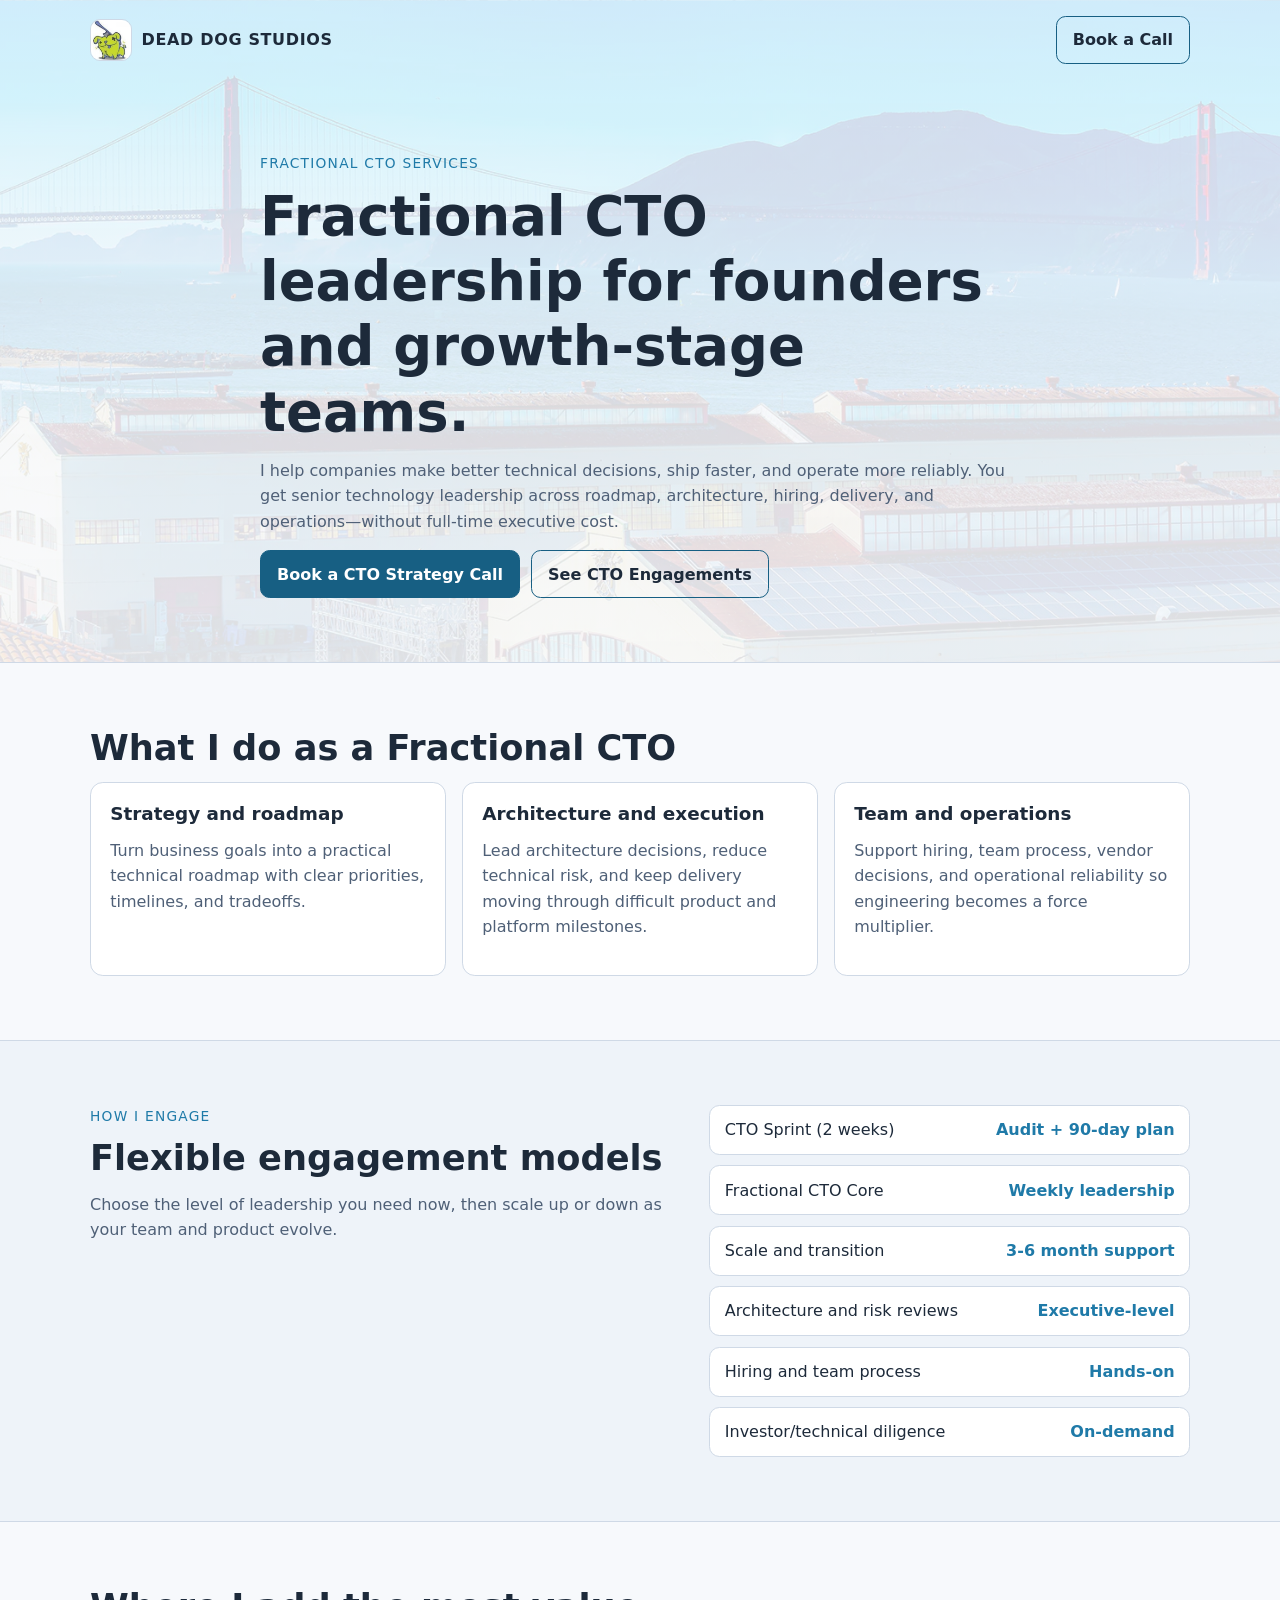
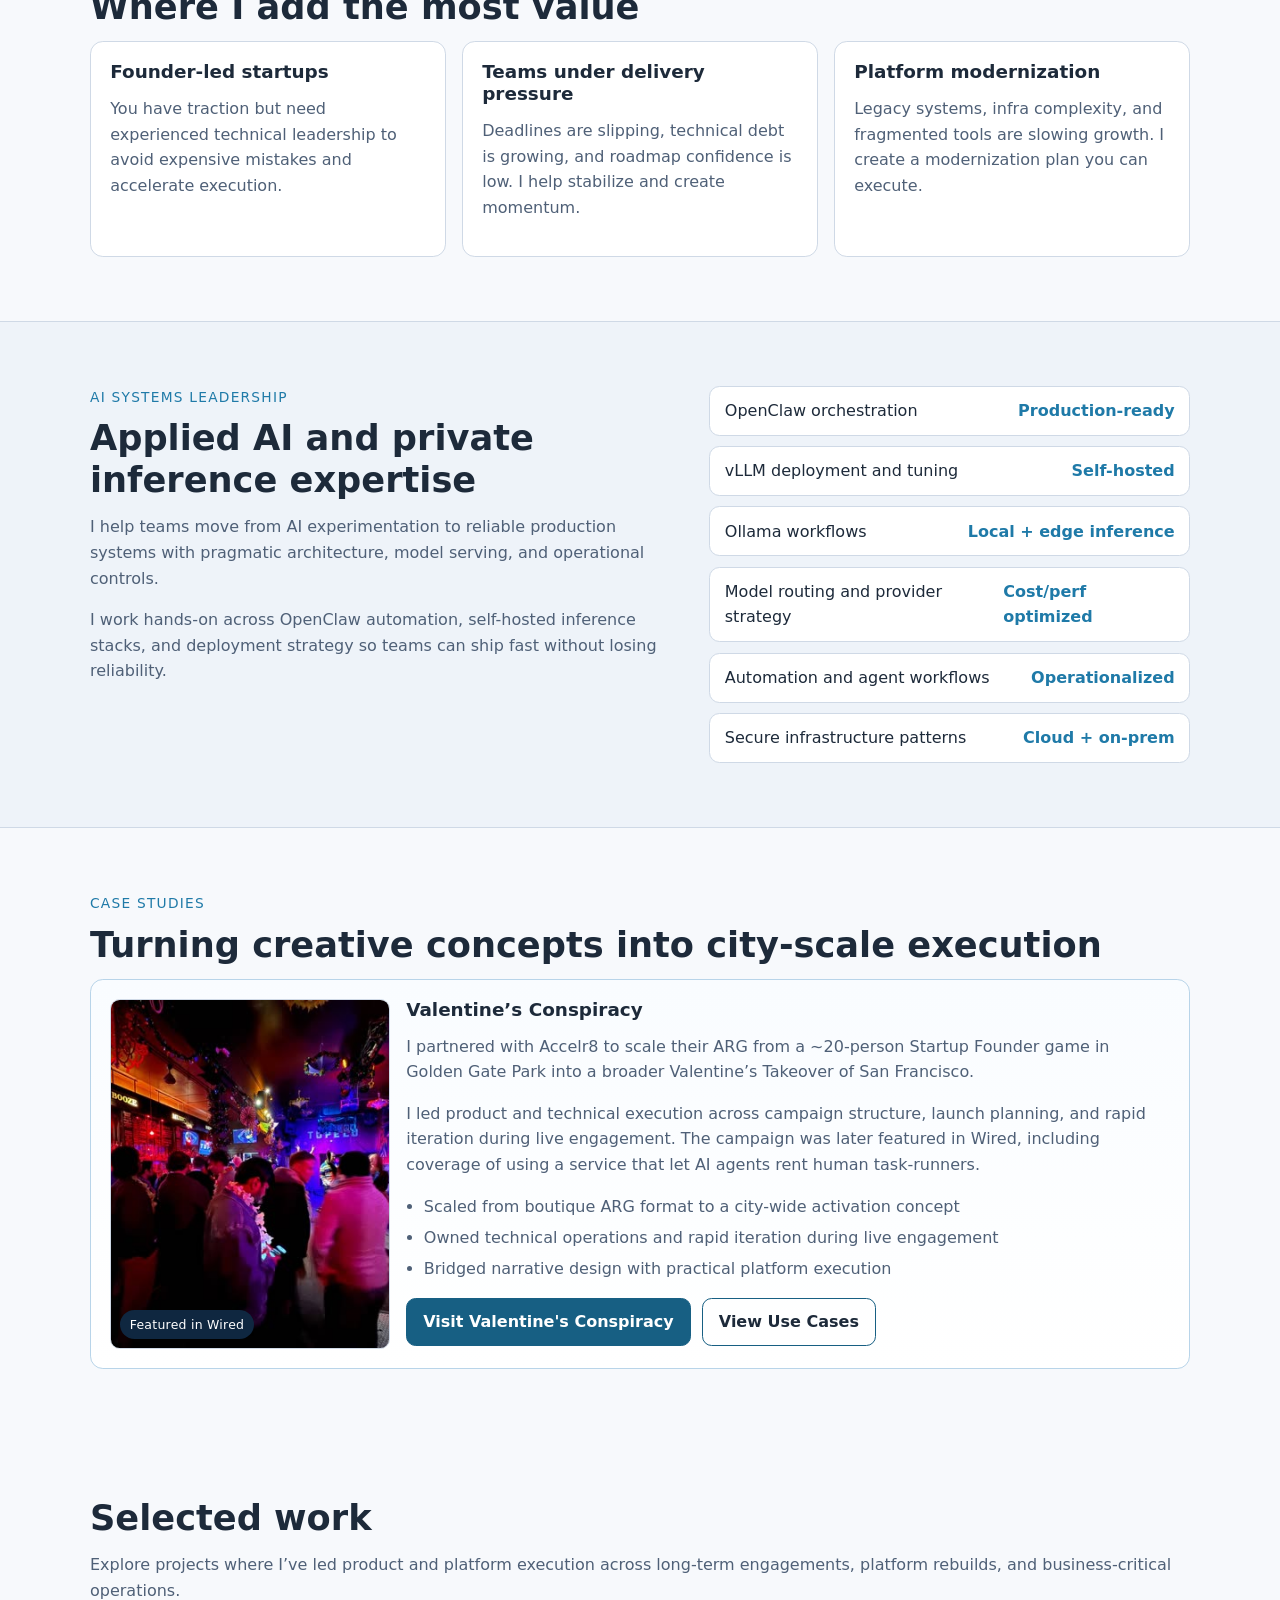
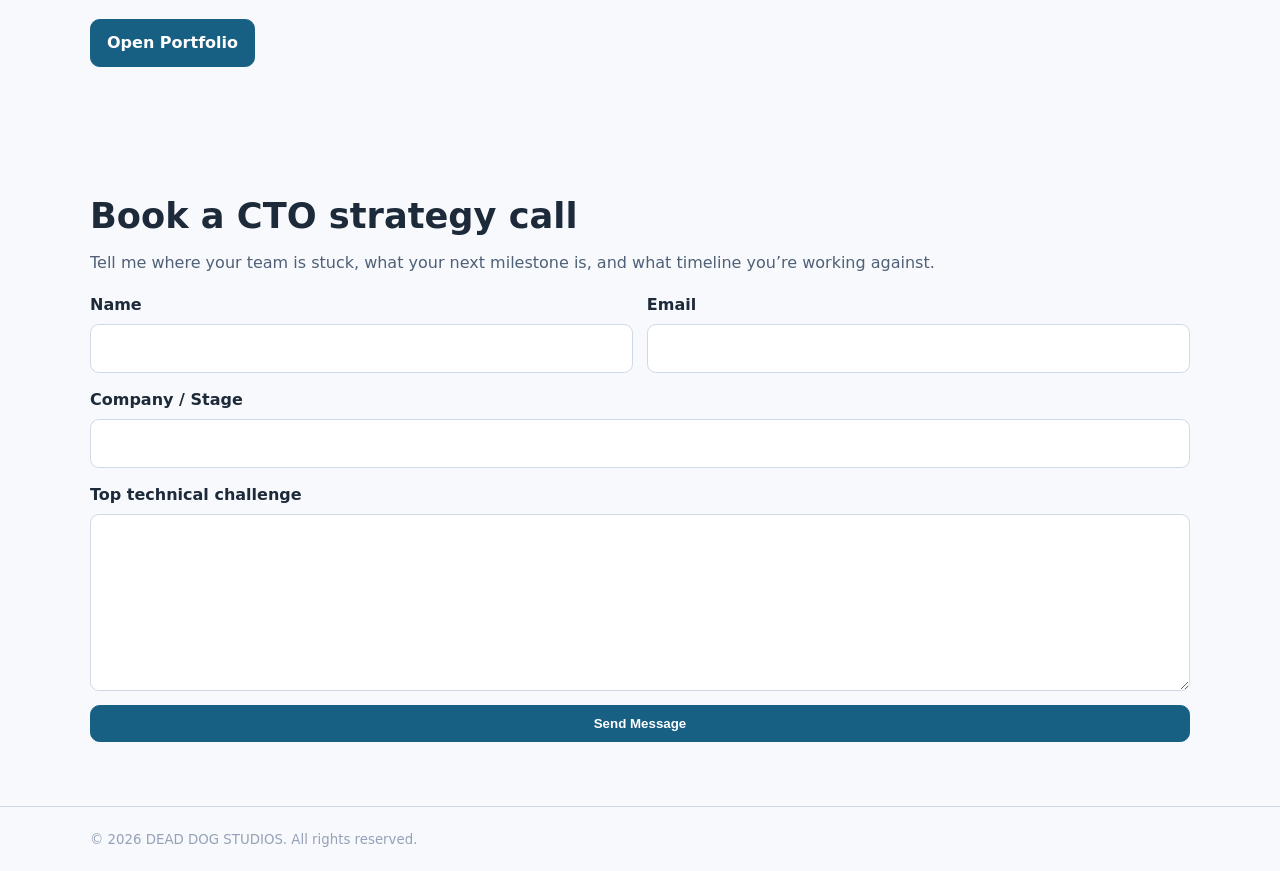
<file: index.html>
<!doctype html>
<html lang="en">
  <head>
    <meta charset="UTF-8" />
    <meta name="viewport" content="width=device-width, initial-scale=1.0, viewport-fit=cover" />
    <title>DEAD DOG STUDIOS | Fractional CTO Leadership</title>
    <meta
      name="description"
      content="Fractional CTO leadership for founders and growth-stage teams: architecture, hiring, delivery, DevOps, and technical strategy without full-time executive overhead."
    />
    <link rel="stylesheet" href="styles.css" />
    <script async src="https://www.googletagmanager.com/gtag/js?id=G-NFMN6EWQZ0"></script>
    <script>
      window.dataLayer = window.dataLayer || [];
      function gtag(){dataLayer.push(arguments);}
      gtag('js', new Date());
      gtag('config', 'G-NFMN6EWQZ0');
    </script>
  </head>
  <body>
    <header class="hero">
      <nav class="nav container">
        <div class="logo-wrap">
          <img src="logo.jpg" alt="Dead Dog Studios logo" class="logo-img" />
          <div class="logo">DEAD DOG STUDIOS</div>
        </div>
        <a class="btn btn-outline" href="#contact">Book a Call</a>
      </nav>
      <div class="container hero-content">
        <p class="eyebrow">Fractional CTO services</p>
        <h1>Fractional CTO leadership for founders and growth-stage teams.</h1>
        <p>
          I help companies make better technical decisions, ship faster, and operate more
          reliably. You get senior technology leadership across roadmap, architecture,
          hiring, delivery, and operations—without full-time executive cost.
        </p>
        <div class="cta-row">
          <a class="btn" href="#contact">Book a CTO Strategy Call</a>
          <a class="btn btn-outline" href="portfolio.html">See CTO Engagements</a>
        </div>
      </div>
    </header>

    <main>
      <section id="fractional-cto" class="section container">
        <h2>What I do as a Fractional CTO</h2>
        <div class="grid-3">
          <article class="card">
            <h3>Strategy and roadmap</h3>
            <p>
              Turn business goals into a practical technical roadmap with clear priorities,
              timelines, and tradeoffs.
            </p>
          </article>
          <article class="card">
            <h3>Architecture and execution</h3>
            <p>
              Lead architecture decisions, reduce technical risk, and keep delivery moving
              through difficult product and platform milestones.
            </p>
          </article>
          <article class="card">
            <h3>Team and operations</h3>
            <p>
              Support hiring, team process, vendor decisions, and operational reliability so
              engineering becomes a force multiplier.
            </p>
          </article>
        </div>
      </section>

      <section class="section alt">
        <div class="container two-col">
          <div>
            <p class="eyebrow">How I engage</p>
            <h2>Flexible engagement models</h2>
            <p>
              Choose the level of leadership you need now, then scale up or down as your
              team and product evolve.
            </p>
          </div>
          <div class="metrics">
            <div class="metric"><span>CTO Sprint (2 weeks)</span><strong>Audit + 90-day plan</strong></div>
            <div class="metric"><span>Fractional CTO Core</span><strong>Weekly leadership</strong></div>
            <div class="metric"><span>Scale and transition</span><strong>3-6 month support</strong></div>
            <div class="metric"><span>Architecture and risk reviews</span><strong>Executive-level</strong></div>
            <div class="metric"><span>Hiring and team process</span><strong>Hands-on</strong></div>
            <div class="metric"><span>Investor/technical diligence</span><strong>On-demand</strong></div>
          </div>
        </div>
      </section>

      <section id="services" class="section container">
        <h2>Where I add the most value</h2>
        <div class="grid-3">
          <article class="card">
            <h3>Founder-led startups</h3>
            <p>
              You have traction but need experienced technical leadership to avoid expensive
              mistakes and accelerate execution.
            </p>
          </article>
          <article class="card">
            <h3>Teams under delivery pressure</h3>
            <p>
              Deadlines are slipping, technical debt is growing, and roadmap confidence is
              low. I help stabilize and create momentum.
            </p>
          </article>
          <article class="card">
            <h3>Platform modernization</h3>
            <p>
              Legacy systems, infra complexity, and fragmented tools are slowing growth. I
              create a modernization plan you can execute.
            </p>
          </article>
        </div>
      </section>

      <section id="ai-capabilities" class="section alt">
        <div class="container two-col">
          <div>
            <p class="eyebrow">AI systems leadership</p>
            <h2>Applied AI and private inference expertise</h2>
            <p>
              I help teams move from AI experimentation to reliable production systems with
              pragmatic architecture, model serving, and operational controls.
            </p>
            <p>
              I work hands-on across OpenClaw automation, self-hosted inference stacks, and
              deployment strategy so teams can ship fast without losing reliability.
            </p>
          </div>
          <div class="metrics">
            <div class="metric"><span>OpenClaw orchestration</span><strong>Production-ready</strong></div>
            <div class="metric"><span>vLLM deployment and tuning</span><strong>Self-hosted</strong></div>
            <div class="metric"><span>Ollama workflows</span><strong>Local + edge inference</strong></div>
            <div class="metric"><span>Model routing and provider strategy</span><strong>Cost/perf optimized</strong></div>
            <div class="metric"><span>Automation and agent workflows</span><strong>Operationalized</strong></div>
            <div class="metric"><span>Secure infrastructure patterns</span><strong>Cloud + on-prem</strong></div>
          </div>
        </div>
      </section>

      <section id="case-studies" class="section container">
        <p class="eyebrow">Case Studies</p>
        <h2>Turning creative concepts into city-scale execution</h2>
        <article class="card case-card case-card-featured">
          <div class="case-media-wrap">
            <img src="valentines-case-small.jpg" alt="Valentine's Conspiracy campaign visual" class="case-image" />
            <span class="case-badge">Featured in Wired</span>
          </div>
          <div>
            <h3>Valentine’s Conspiracy</h3>
            <p>
              I partnered with Accelr8 to scale their ARG from a ~20-person Startup Founder
              game in Golden Gate Park into a broader Valentine’s Takeover of San Francisco.
            </p>
            <p>
              I led product and technical execution across campaign structure, launch planning,
              and rapid iteration during live engagement. The campaign was later featured in
              Wired, including coverage of using a service that let AI agents rent human
              task-runners.
            </p>
            <ul class="case-points">
              <li>Scaled from boutique ARG format to a city-wide activation concept</li>
              <li>Owned technical operations and rapid iteration during live engagement</li>
              <li>Bridged narrative design with practical platform execution</li>
            </ul>
            <div class="cta-row">
              <a class="btn" href="https://valentinesconspiracy.com/" target="_blank" rel="noopener">Visit Valentine's Conspiracy</a>
              <a class="btn btn-outline" href="use-cases.html">View Use Cases</a>
            </div>
          </div>
        </article>
      </section>

      <section id="portfolio" class="section container">
        <h2>Selected work</h2>
        <p>
          Explore projects where I’ve led product and platform execution across long-term
          engagements, platform rebuilds, and business-critical operations.
        </p>
        <a class="btn" href="portfolio.html">Open Portfolio</a>
      </section>

      <section id="contact" class="section container">
        <h2>Book a CTO strategy call</h2>
        <p>
          Tell me where your team is stuck, what your next milestone is, and what timeline
          you’re working against.
        </p>

        <form class="contact-form" action="https://formsubmit.co/info@deaddogstudios.com" method="POST">
          <input type="hidden" name="_captcha" value="false" />
          <input type="hidden" name="_subject" value="New Dead Dog Studios inquiry" />
          <input type="hidden" name="_template" value="table" />

          <div class="form-grid">
            <label>
              Name
              <input type="text" name="name" required />
            </label>
            <label>
              Email
              <input type="email" name="email" required />
            </label>
          </div>

          <label>
            Company / Stage
            <input type="text" name="company_stage" />
          </label>

          <label>
            Top technical challenge
            <textarea name="message" rows="6" required></textarea>
          </label>

          <button class="btn" type="submit">Send Message</button>
        </form>
      </section>
    </main>

    <footer class="footer">
      <div class="container">
        <small>© <span id="year"></span> DEAD DOG STUDIOS. All rights reserved.</small>
      </div>
    </footer>

    <script>
      document.getElementById("year").textContent = new Date().getFullYear();
    </script>
  </body>
</html>
</file>
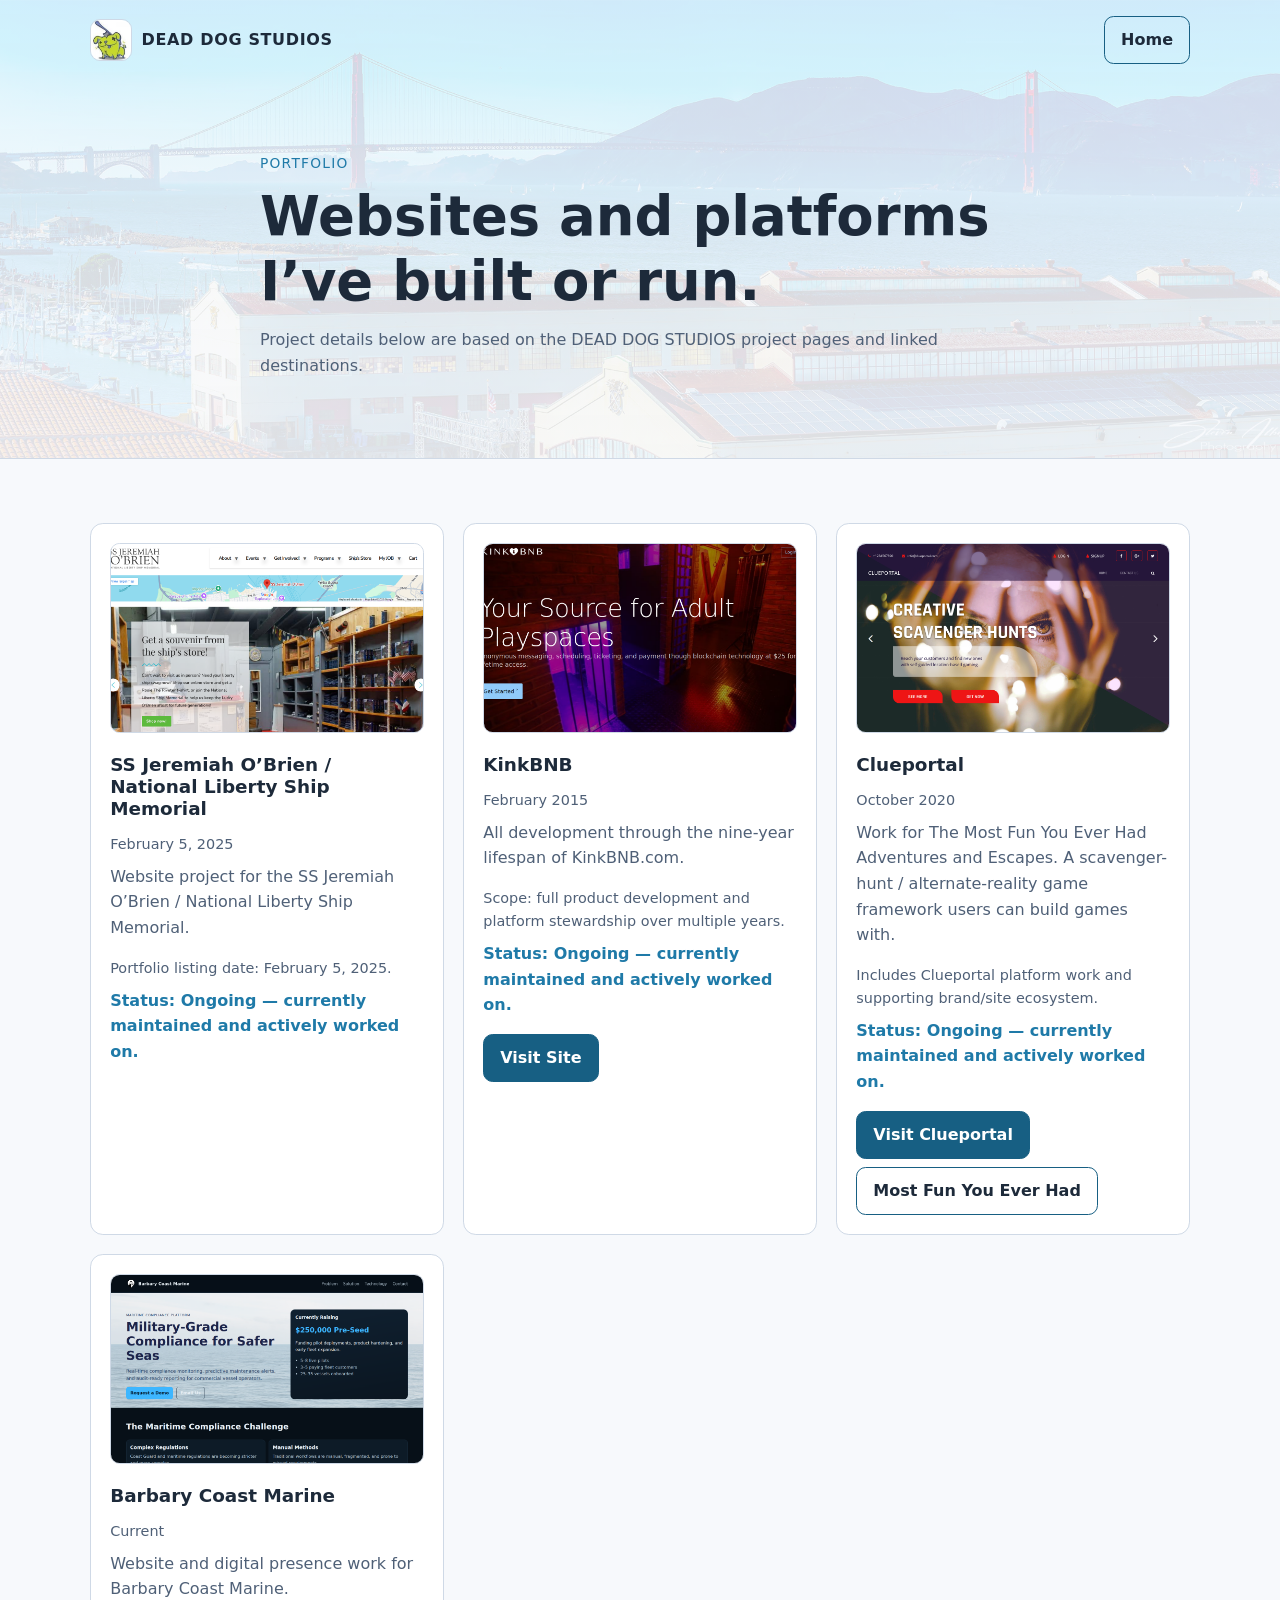
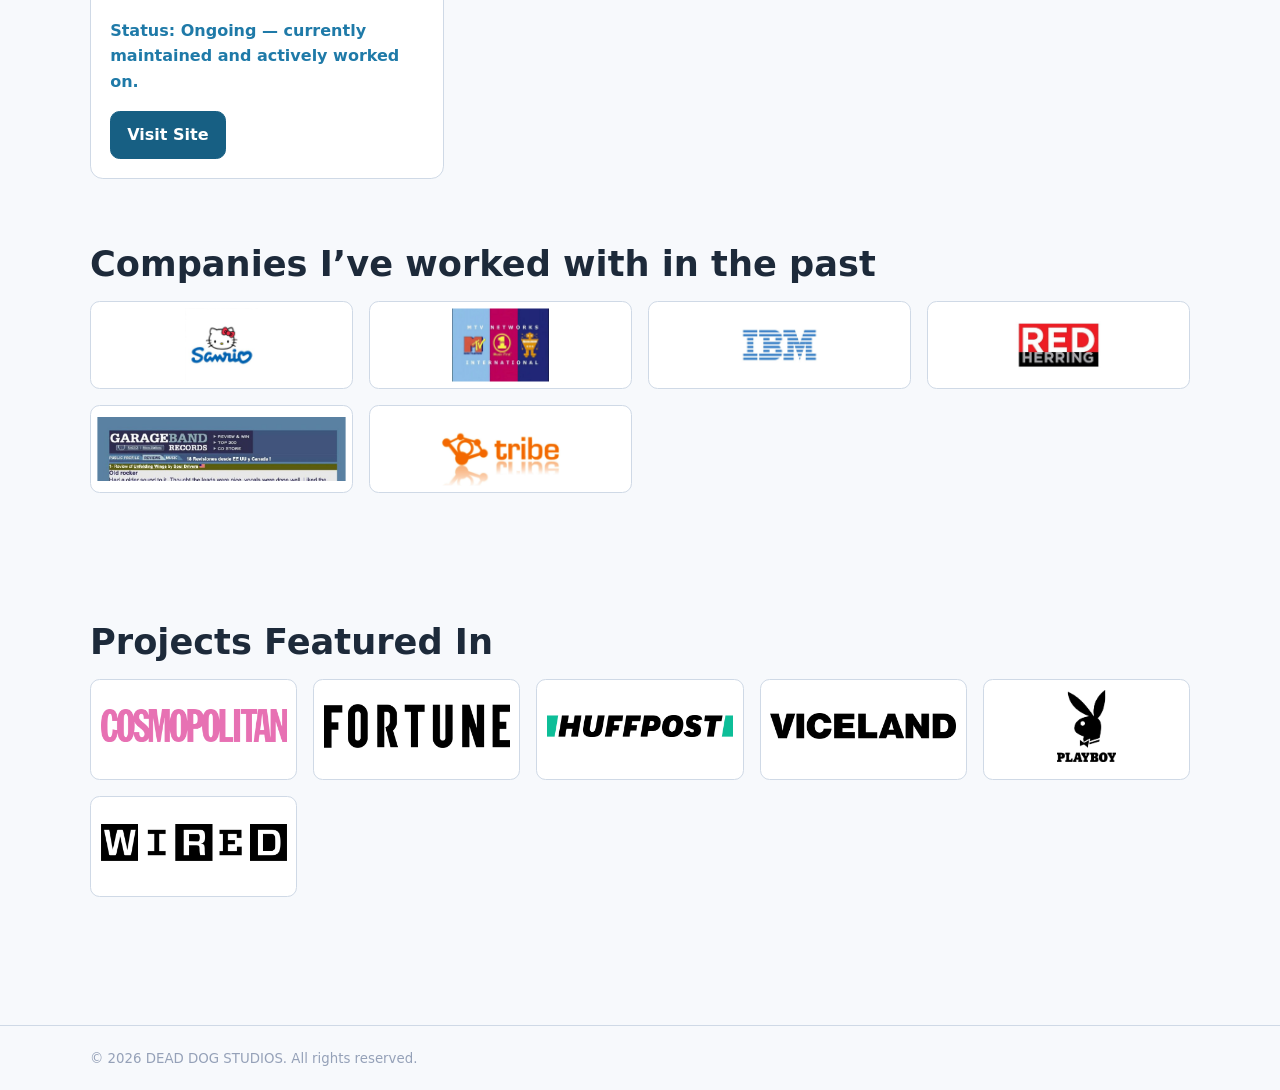
<file: portfolio.html>
<!doctype html>
<html lang="en">
  <head>
    <meta charset="UTF-8" />
    <meta name="viewport" content="width=device-width, initial-scale=1.0, viewport-fit=cover" />
    <title>DEAD DOG STUDIOS | Portfolio</title>
    <meta name="description" content="Portfolio of projects built and led by DEAD DOG STUDIOS." />
    <link rel="stylesheet" href="styles.css" />
    <script async src="https://www.googletagmanager.com/gtag/js?id=G-NFMN6EWQZ0"></script>
    <script>
      window.dataLayer = window.dataLayer || [];
      function gtag(){dataLayer.push(arguments);}
      gtag('js', new Date());
      gtag('config', 'G-NFMN6EWQZ0');
    </script>
    <style>
      .portfolio-grid { display:grid; gap:1.2rem; grid-template-columns:repeat(auto-fit,minmax(280px,1fr)); }
      .project img { width:100%; height:190px; object-fit:cover; border-radius:.6rem; border:1px solid var(--line); margin-bottom:.8rem; }
      .meta { color: var(--muted); font-size:.9rem; margin-bottom:.5rem; }
      .links { display:flex; flex-wrap:wrap; gap:.5rem; margin-top:.8rem; }
      .source { margin-top:.7rem; font-size:.85rem; color: var(--muted); }
      .active-note { font-weight: 600; color: #1f7aa8; }
      .logo-wall { display:grid; gap:1rem; grid-template-columns:repeat(auto-fit,minmax(220px,1fr)); margin-top:1rem; }
      .logo-wall img { width:100%; height:88px; object-fit:contain; background:#fff; border:1px solid var(--line); border-radius:.6rem; padding:.4rem; }
      .seen-in-grid { display:grid; gap:1rem; grid-template-columns:repeat(auto-fit,minmax(180px,1fr)); margin-top:1rem; }
      .seen-in-grid a { display:block; background:#fff; border:1px solid var(--line); border-radius:.6rem; padding:.6rem; }
      .seen-in-grid img { width:100%; height:72px; object-fit:contain; }
    </style>
  </head>
  <body>
    <header class="hero">
      <nav class="nav container">
        <div class="logo-wrap">
          <img src="logo.jpg" alt="Dead Dog Studios logo" class="logo-img" />
          <div class="logo">DEAD DOG STUDIOS</div>
        </div>
        <a class="btn btn-outline" href="index.html">Home</a>
      </nav>
      <div class="container hero-content">
        <p class="eyebrow">Portfolio</p>
        <h1>Websites and platforms I’ve built or run.</h1>
        <p>Project details below are based on the DEAD DOG STUDIOS project pages and linked destinations.</p>
      </div>
    </header>

    <main class="section container">
      <div class="portfolio-grid">
        <article class="card project">
          <img src="portfolio-obrien.png" alt="SS Jeremiah O'Brien / National Liberty Ship Memorial screenshot" />
          <h3>SS Jeremiah O’Brien / National Liberty Ship Memorial</h3>
          <div class="meta">February 5, 2025</div>
          <p>Website project for the SS Jeremiah O’Brien / National Liberty Ship Memorial.</p>
          <p class="meta">Portfolio listing date: February 5, 2025.</p>
          <p class="active-note">Status: Ongoing — currently maintained and actively worked on.</p>
        </article>

        <article class="card project">
          <img src="portfolio-kinkbnb.png" alt="KinkBNB screenshot" />
          <h3>KinkBNB</h3>
          <div class="meta">February 2015</div>
          <p>All development through the nine-year lifespan of KinkBNB.com.</p>
          <p class="meta">Scope: full product development and platform stewardship over multiple years.</p>
          <p class="active-note">Status: Ongoing — currently maintained and actively worked on.</p>
          <div class="links">
            <a class="btn" href="https://www.kinkbnb.com" target="_blank" rel="noopener">Visit Site</a>
          </div>
        </article>

        <article class="card project">
          <img src="portfolio-clueportal.png" alt="Clueportal screenshot" />
          <h3>Clueportal</h3>
          <div class="meta">October 2020</div>
          <p>Work for The Most Fun You Ever Had Adventures and Escapes. A scavenger-hunt / alternate-reality game framework users can build games with.</p>
          <p class="meta">Includes Clueportal platform work and supporting brand/site ecosystem.</p>
          <p class="active-note">Status: Ongoing — currently maintained and actively worked on.</p>
          <div class="links">
            <a class="btn" href="https://www.clueportal.com" target="_blank" rel="noopener">Visit Clueportal</a>
            <a class="btn btn-outline" href="https://www.mostfunyoueverhad.com/index.html" target="_blank" rel="noopener">Most Fun You Ever Had</a>
          </div>
        </article>

        <article class="card project">
          <img src="portfolio-barbarycoastmarine.png" alt="Barbary Coast Marine screenshot" />
          <h3>Barbary Coast Marine</h3>
          <div class="meta">Current</div>
          <p>Website and digital presence work for Barbary Coast Marine.</p>
          <p class="active-note">Status: Ongoing — currently maintained and actively worked on.</p>
          <div class="links">
            <a class="btn" href="https://www.barbarycoastmarine.com" target="_blank" rel="noopener">Visit Site</a>
          </div>
        </article>
      </div>

      <section class="section">
        <h2>Companies I’ve worked with in the past</h2>
        <div class="logo-wall">
          <img src="logo-sanrio.jpg" alt="Sanrio / Hello Kitty" />
          <img src="logo-nick-mtv.jpg" alt="Nickelodeon / MTV" />
          <img src="logo-ibm.jpg" alt="IBM" />
          <img src="logo-redherring.jpg" alt="Red Herring" />
          <img src="logo-garageband.jpg" alt="Garageband" />
          <img src="logo-tribe.jpg" alt="Tribe.net" />
        </div>
      </section>

      <section class="section">
        <h2>Projects Featured In</h2>
        <div class="seen-in-grid">
          <a href="https://www.cosmopolitan.com/sex-love/news/a40570/airbnb-for-the-kink-crowd-lets-you-try-out-strangerss-sex-dungeons/" target="_blank" rel="noopener"><img src="seenin-cosmo.9f130cda.png" alt="Cosmopolitan" /></a>
          <a href="https://fortune.com/2017/10/03/sex-vacations-hedonism-desire-kinkbnb/" target="_blank" rel="noopener"><img src="seenin-fortune.ce257917.png" alt="Fortune" /></a>
          <a href="https://www.huffpost.com/entry/kinkbnb_n_7111604?utm_hp_ref=weird-news" target="_blank" rel="noopener"><img src="seenin-huff.0b879ad7.png" alt="HuffPost" /></a>
          <a href="https://www.vicetv.com/en_us/video/slutever-kinky-travel/5a7895aaf1cdb319a4699052" target="_blank" rel="noopener"><img src="seenin-vice.f1cca1b7.png" alt="Vice" /></a>
          <a href="https://www.playboy.com/read/skip-home-for-the-holidays-for-an-extra-kinky-getaway-1" target="_blank" rel="noopener"><img src="seenin-playboy.8fc2f6b7.png" alt="Playboy" /></a>
          <a href="https://www.wired.com" target="_blank" rel="noopener"><img src="seenin-wired.jpg" alt="Wired" /></a>
        </div>
      </section>
    </main>

    <footer class="footer">
      <div class="container">
        <small>© <span id="year"></span> DEAD DOG STUDIOS. All rights reserved.</small>
      </div>
    </footer>
    <script>document.getElementById('year').textContent = new Date().getFullYear();</script>
  </body>
</html>
</file>
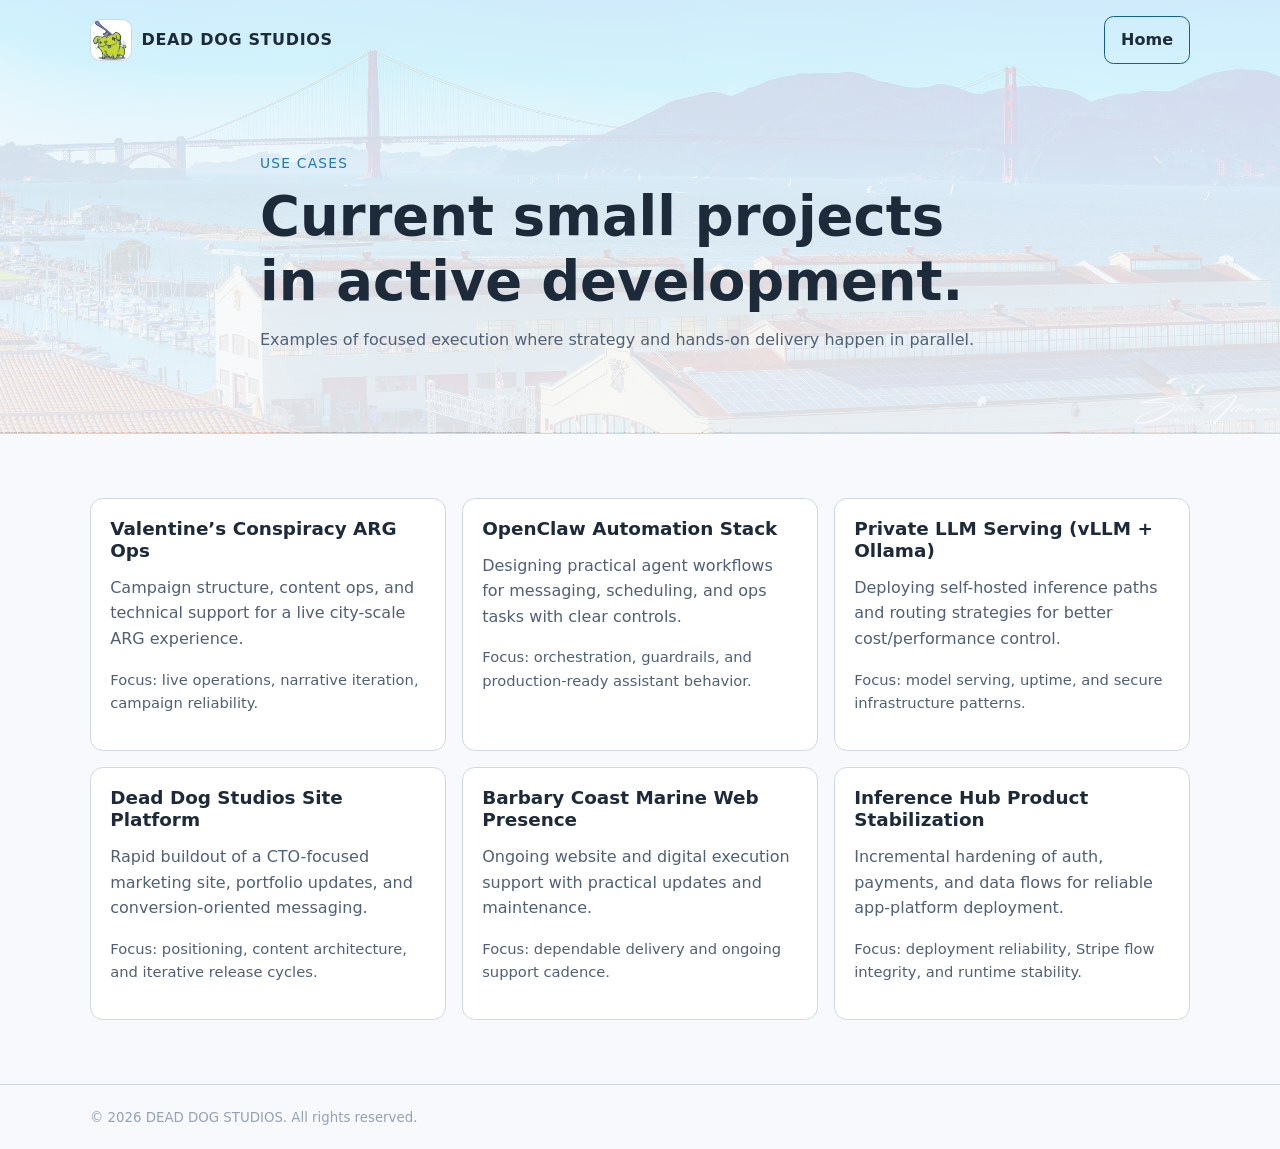
<file: use-cases.html>
<!doctype html>
<html lang="en">
  <head>
    <meta charset="UTF-8" />
    <meta name="viewport" content="width=device-width, initial-scale=1.0, viewport-fit=cover" />
    <title>DEAD DOG STUDIOS | Use Cases</title>
    <meta name="description" content="Current small projects and applied use cases led by Dead Dog Studios." />
    <link rel="stylesheet" href="styles.css" />
    <script async src="https://www.googletagmanager.com/gtag/js?id=G-NFMN6EWQZ0"></script>
    <script>
      window.dataLayer = window.dataLayer || [];
      function gtag(){dataLayer.push(arguments);}
      gtag('js', new Date());
      gtag('config', 'G-NFMN6EWQZ0');
    </script>
  </head>
  <body>
    <header class="hero">
      <nav class="nav container">
        <div class="logo-wrap">
          <img src="logo.jpg" alt="Dead Dog Studios logo" class="logo-img" />
          <div class="logo">DEAD DOG STUDIOS</div>
        </div>
        <a class="btn btn-outline" href="index.html">Home</a>
      </nav>
      <div class="container hero-content">
        <p class="eyebrow">Use Cases</p>
        <h1>Current small projects in active development.</h1>
        <p>Examples of focused execution where strategy and hands-on delivery happen in parallel.</p>
      </div>
    </header>

    <main class="section container">
      <div class="grid-3">
        <article class="card">
          <h3>Valentine’s Conspiracy ARG Ops</h3>
          <p>Campaign structure, content ops, and technical support for a live city-scale ARG experience.</p>
          <p class="meta">Focus: live operations, narrative iteration, campaign reliability.</p>
        </article>

        <article class="card">
          <h3>OpenClaw Automation Stack</h3>
          <p>Designing practical agent workflows for messaging, scheduling, and ops tasks with clear controls.</p>
          <p class="meta">Focus: orchestration, guardrails, and production-ready assistant behavior.</p>
        </article>

        <article class="card">
          <h3>Private LLM Serving (vLLM + Ollama)</h3>
          <p>Deploying self-hosted inference paths and routing strategies for better cost/performance control.</p>
          <p class="meta">Focus: model serving, uptime, and secure infrastructure patterns.</p>
        </article>

        <article class="card">
          <h3>Dead Dog Studios Site Platform</h3>
          <p>Rapid buildout of a CTO-focused marketing site, portfolio updates, and conversion-oriented messaging.</p>
          <p class="meta">Focus: positioning, content architecture, and iterative release cycles.</p>
        </article>

        <article class="card">
          <h3>Barbary Coast Marine Web Presence</h3>
          <p>Ongoing website and digital execution support with practical updates and maintenance.</p>
          <p class="meta">Focus: dependable delivery and ongoing support cadence.</p>
        </article>

        <article class="card">
          <h3>Inference Hub Product Stabilization</h3>
          <p>Incremental hardening of auth, payments, and data flows for reliable app-platform deployment.</p>
          <p class="meta">Focus: deployment reliability, Stripe flow integrity, and runtime stability.</p>
        </article>
      </div>
    </main>

    <footer class="footer">
      <div class="container">
        <small>© <span id="year"></span> DEAD DOG STUDIOS. All rights reserved.</small>
      </div>
    </footer>

    <script>
      document.getElementById('year').textContent = new Date().getFullYear();
    </script>
  </body>
</html>
</file>
<file: styles.css>
:root {
  --bg: #f7f9fc;
  --bg-alt: #eef3f9;
  --text: #1d2a3a;
  --muted: #4f6077;
  --line: #cfd9e6;
  --brand: #1f7aa8;
  --brand-dark: #175f83;
}

* { box-sizing: border-box; }

img {
  max-width: 100%;
  height: auto;
}

body {
  margin: 0;
  font-family: Inter, system-ui, -apple-system, Segoe UI, Roboto, sans-serif;
  color: var(--text);
  background: var(--bg);
  line-height: 1.6;
  overflow-x: hidden;
}

.container {
  width: min(1100px, calc(100vw - 24px));
  margin: 0 auto;
}

.hero {
  border-bottom: 1px solid var(--line);
  background-image:
    linear-gradient(rgba(247, 249, 252, 0.84), rgba(247, 249, 252, 0.9)),
    url('hero-bg.webp');
  background-size: cover;
  background-position: center;
}

.nav {
  display: flex;
  justify-content: space-between;
  align-items: center;
  padding: 1rem 0;
}

.logo-wrap {
  display: flex;
  align-items: center;
  gap: .6rem;
}

.logo-img {
  width: 42px;
  height: 42px;
  object-fit: cover;
  border-radius: 10px;
  border: 1px solid var(--line);
}

.logo { font-weight: 700; letter-spacing: .04em; }

.hero-content {
  padding: 4.5rem 0 4rem;
  max-width: 760px;
}

.eyebrow {
  color: var(--brand);
  font-size: .86rem;
  letter-spacing: .09em;
  text-transform: uppercase;
  margin-bottom: .6rem;
}

h1,h2,h3 { line-height: 1.2; margin: 0 0 .8rem; }
h1 { font-size: clamp(2rem, 4.5vw, 3.4rem); }
h2 { font-size: clamp(1.45rem, 3vw, 2.2rem); }
h3 { font-size: 1.15rem; }

p { margin: 0 0 1rem; color: var(--muted); }
.meta { color: var(--muted); font-size: .92rem; }

.section { padding: 4rem 0; }
.alt { background: var(--bg-alt); border-top: 1px solid var(--line); border-bottom: 1px solid var(--line); }

.grid-3 {
  display: grid;
  gap: 1rem;
  grid-template-columns: repeat(3, 1fr);
}

.card {
  padding: 1.2rem;
  border: 1px solid var(--line);
  border-radius: .8rem;
  background: #ffffff;
}

.case-card {
  display: grid;
  grid-template-columns: minmax(180px, 280px) 1fr;
  gap: 1rem;
  align-items: start;
  overflow: hidden;
}

.case-card > * {
  min-width: 0;
}

.case-card-featured {
  border: 1px solid #b8d4e9;
  background: linear-gradient(180deg, #f9fcff 0%, #ffffff 100%);
}

.case-media-wrap {
  position: relative;
}

.case-image {
  display: block;
  width: 100%;
  max-width: 100%;
  aspect-ratio: 4 / 5;
  object-fit: cover;
  border: 1px solid var(--line);
  border-radius: .6rem;
  background: #fff;
}

.case-badge {
  position: absolute;
  left: .6rem;
  bottom: .6rem;
  background: #0f2740;
  color: #fff;
  border-radius: 999px;
  padding: .28rem .62rem;
  font-size: .78rem;
  letter-spacing: .02em;
}

.case-points {
  margin: .4rem 0 1rem 1.1rem;
  padding: 0;
  color: var(--muted);
}

.case-points li {
  margin-bottom: .35rem;
}

.two-col {
  display: grid;
  gap: 2rem;
  grid-template-columns: 1.1fr .9fr;
  align-items: start;
}

.metrics {
  display: grid;
  gap: .65rem;
}

.metric {
  display: flex;
  justify-content: space-between;
  border: 1px solid var(--line);
  padding: .7rem .9rem;
  border-radius: .65rem;
  background: #ffffff;
}

.metric strong { color: var(--brand); }

.btn {
  display: inline-block;
  padding: .64rem 1rem;
  border-radius: .6rem;
  border: 1px solid var(--brand-dark);
  background: var(--brand-dark);
  color: white;
  text-decoration: none;
  font-weight: 600;
  max-width: 100%;
  white-space: normal;
  word-break: break-word;
}

.btn-outline {
  background: transparent;
  color: var(--text);
}

.cta-row { display: flex; gap: .7rem; flex-wrap: wrap; margin-top: 1rem; }

.contact-form {
  margin-top: 1rem;
  display: grid;
  gap: .85rem;
}

.form-grid {
  display: grid;
  gap: .85rem;
  grid-template-columns: repeat(2, 1fr);
}

.contact-form label {
  display: grid;
  gap: .4rem;
  font-weight: 600;
  color: var(--text);
}

.contact-form input,
.contact-form textarea {
  width: 100%;
  padding: .68rem .75rem;
  border: 1px solid var(--line);
  border-radius: .55rem;
  font: inherit;
  color: var(--text);
  background: #fff;
}

.contact-form textarea {
  resize: vertical;
}

.footer {
  border-top: 1px solid var(--line);
  padding: 1.2rem 0;
  color: #95a1b8;
}

@media (max-width: 860px) {
  .grid-3, .two-col, .form-grid, .case-card { grid-template-columns: 1fr; }

  .case-card-featured {
    justify-items: center;
  }

  .case-media-wrap {
    width: min(200px, 55vw) !important;
    max-width: min(200px, 55vw) !important;
    margin: 0 auto;
  }

  .case-image {
    display: block;
    width: min(200px, 55vw) !important;
    max-width: min(200px, 55vw) !important;
    height: auto !important;
    aspect-ratio: auto;
    object-fit: contain;
  }

  .cta-row {
    flex-direction: column;
  }

  .cta-row .btn {
    width: 100%;
    text-align: center;
  }
}
</file>
